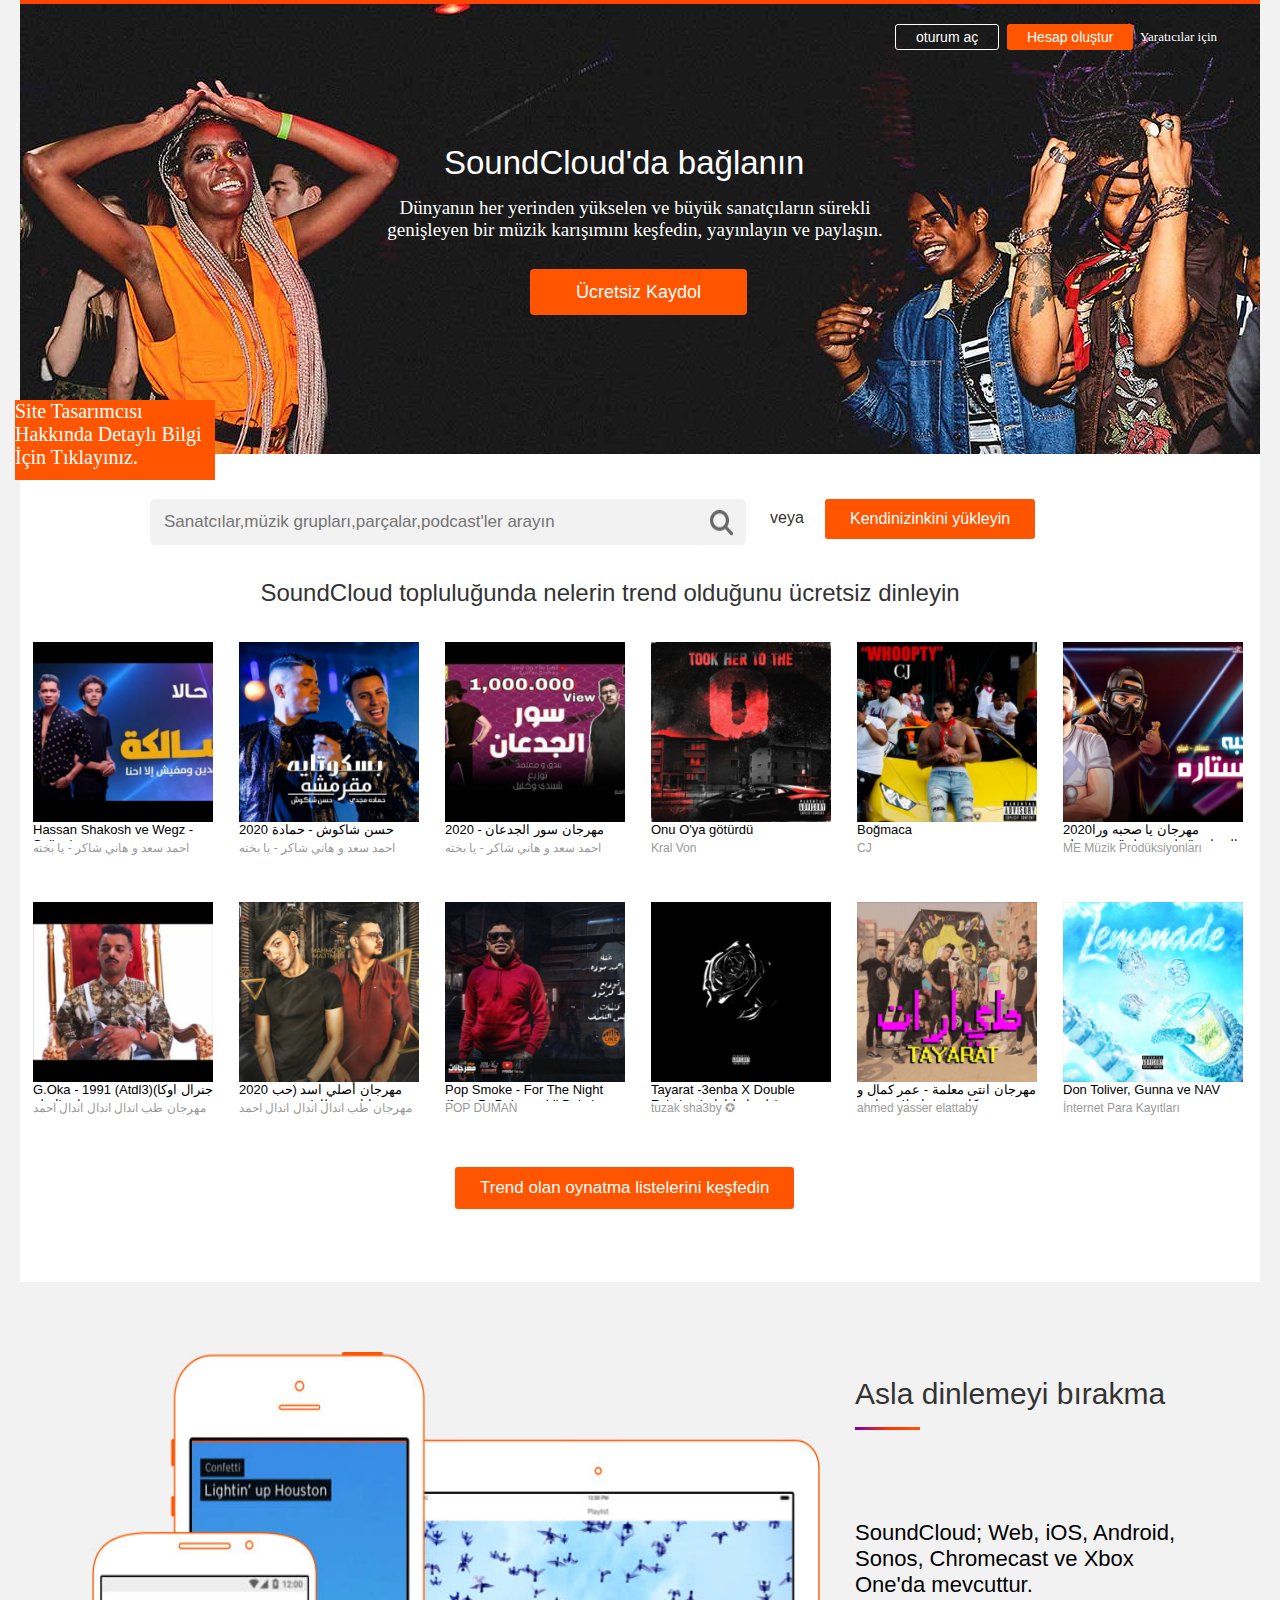
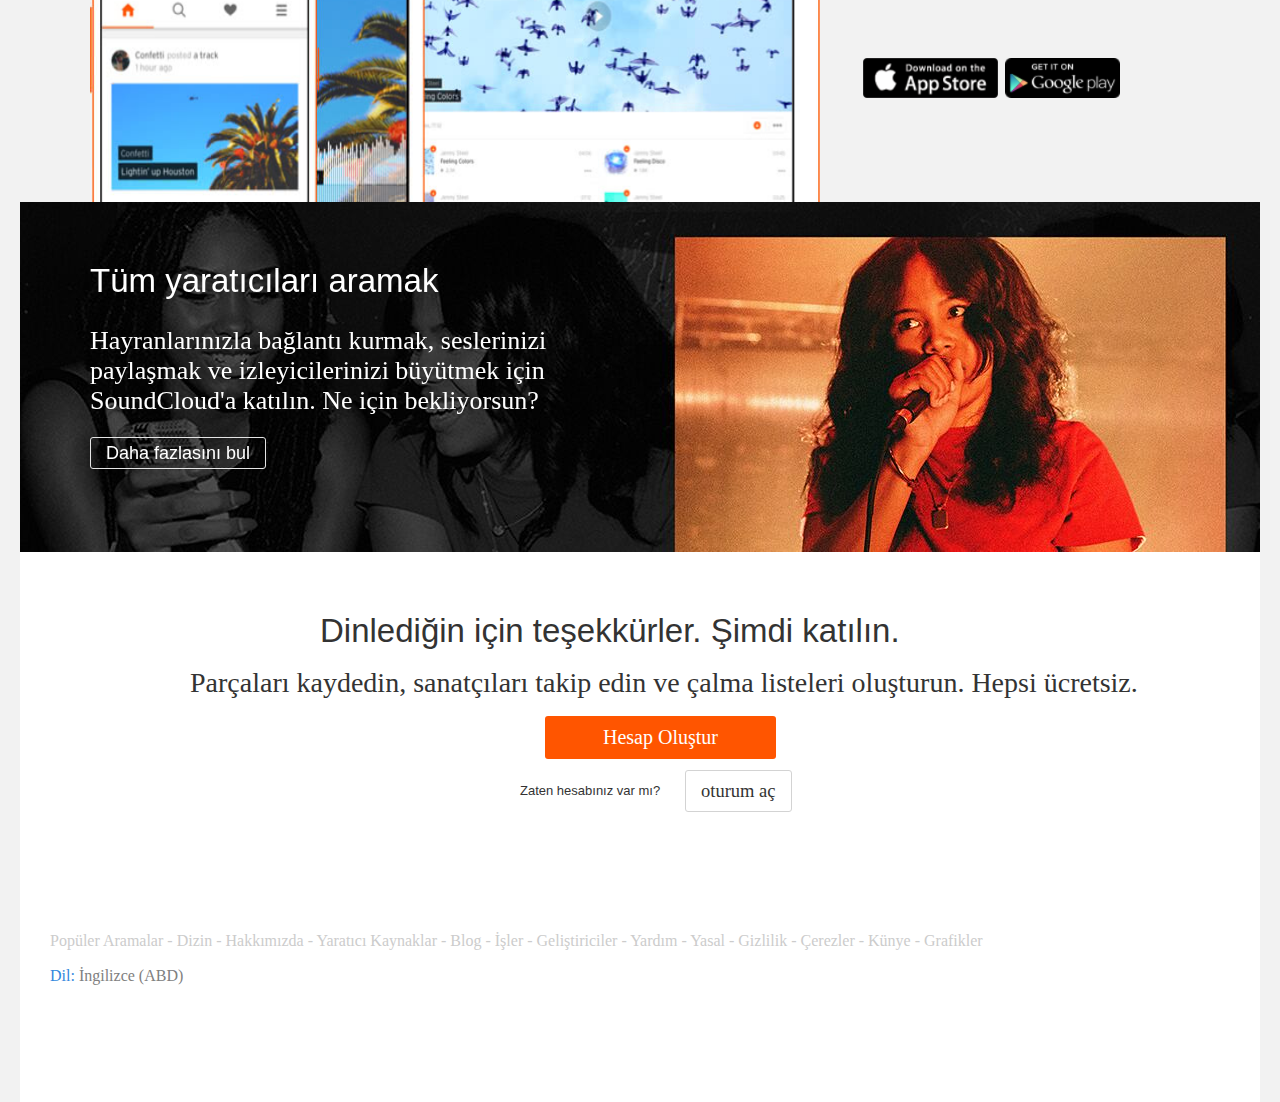
<file: index.html>
<html>

<head>
    <meta charset="utf-8">
    <title>SoundCloud</title>
    <link rel="stylesheet" href="style.css">

</head>


<body>
    <div id="hakkimda">
        <a href="hakkimda.html" target="_blank " id="hakkimdakismi">Site Tasarımcısı Hakkında Detaylı Bilgi İçin Tıklayınız.</a>
    </div>
    <div id="kapsayici">
        <div id=div0>

        </div>
        <div id="div1">
            <h2 id="baslik1">
                SoundCloud'da bağlanın
            </h2>
            <p id="yazi1">
                Dünyanın her yerinden yükselen ve büyük sanatçıların sürekli genişleyen bir müzik karışımını keşfedin, yayınlayın ve paylaşın.
            </p>

            <button type="button" id="Ucretsizkaydol"> Ücretsiz Kaydol</button>
            <button type="button" id="oturumac"> oturum aç </button>
            <button type="button" id="hesapolustur">Hesap oluştur</button>
            <a href="#" id="yaraticilericin">Yaratıcılar için</a>
        </div>
        <div id="div2">
            <input type="text" id="input1" placeholder="Sanatcılar,müzik grupları,parçalar,podcast'ler arayın">
            <button id="arama" type="search" value=""></button>
            <P id="yazi2">veya</P>
            <a href="#" id="kendinizinkiniyukleyin">Kendinizinkini yükleyin</a>
        </div>
        <div id="div3">
            <font id="yazi3">SoundCloud topluluğunda nelerin trend olduğunu ücretsiz dinleyin</font>
        </div>
        <div id="kapsayici2">
            <!--0. yazi-->
            <div class="div4">
                <div id="div4a">

                </div>

                <div class="div4yazi1">
                    <a href="#" class="ayazi1">Hassan Shakosh ve Wegz - Salka | </a>

                </div>


                <div class="div4yazi2">
                    <a href="#" class="ayazi2">احمد سعد و هاني شاكر - يا بخته</a>

                </div>

            </div>



            <!--1. yazi-->
            <div class="div4">
                <div id="div4b">

                </div>
                <div class="div4yazi1">
                    <a href="#" class="ayazi1">
                        <label>2020</label> حسن شاكوش - حمادة مجدى
                    </a>

                </div>


                <div class="div4yazi2">
                    <a href="#" class="ayazi2">احمد سعد و هاني شاكر - يا بخته</a>

                </div>
            </div>



            <!--2. yazi-->
            <div class="div4">
                <div id="div4c">

                </div>
                <div class="div4yazi1">
                    <a href="#" class="ayazi1"><label>2020</label> مهرجان سور الجدعان - بندق و معتمد </a>

                </div>


                <div class="div4yazi2">
                    <a href="#" class="ayazi2">احمد سعد و هاني شاكر - يا بخته</a>

                </div>
            </div>


            <!--3. yazi-->

            <div class="div4">
                <div id="div4d">

                </div>
                <div class="div4yazi1">
                    <a href="#" class="ayazi1"> Onu O'ya götürdü </a>

                </div>


                <div class="div4yazi2">
                    <a href="#" class="ayazi2">Kral Von</a>

                </div>
            </div>

            <!--4. yazi-->


            <div class="div4">
                <div id="div4e">

                </div>
                <div class="div4yazi1">
                    <a href="#" class="ayazi1">Boğmaca</a>

                </div>


                <div class="div4yazi2">
                    <a href="#" class="ayazi2">CJ</a>

                </div>
            </div>
            <!--5. yazi-->

            <div class="div4">
                <div id="div4f">

                </div>
                <div class="div4yazi1">
                    <a href="#" class="ayazi1"><LAbel>2020</LAbel>مهرجان يا صحبه ورا الستاره "فيلو - مسلم" توزيع فيلو </a>

                </div>


                <div class="div4yazi2">
                    <a href="#" class="ayazi2">ME Müzik Prodüksiyonları</a>

                </div>
            </div>

            <!--6. yazi-->


            <div class="div4">
                <div id="div4g">

                </div>
                <div class="div4yazi1">
                    <a href="#" class="ayazi1"><label>G.Oka - 1991 (Atdl3)</label>(جنرال اوكا مهرجان (اتدلع </a>

                </div>


                <div class="div4yazi2">
                    <a href="#" class="ayazi2">مهرجان طب اندال اندال اندال احمد موزه</a>

                </div>
            </div>


            <!--7. yazi-->

            <div class="div4">
                <div id="div4h">

                </div>
                <div class="div4yazi1">
                    <a href="#" class="ayazi1"><label>2020</label> مهرجان أصلي اسد (حب حياتك بتغفلك) حوده بندق و محمود معتمد</a>

                </div>


                <div class="div4yazi2">
                    <a href="#" class="ayazi2">مهرجان طب اندال اندال اندال احمد موزه</a>

                </div>
            </div>


            <!--8. yazi-->

            <div class="div4">
                <div id="div4i">

                </div>
                <div class="div4yazi1">
                    <a href="#" class="ayazi1"> Pop Smoke - For The Night (feat. DaBaby ve Lil Baby) </a>

                </div>


                <div class="div4yazi2">
                    <a href="#" class="ayazi2">POP DUMAN</a>

                </div>
            </div>


            <!--9. yazi-->

            <div class="div4">
                <div id="div4j">

                </div>
                <div class="div4yazi1">
                    <a href="#" class="ayazi1"><label> Tayarat -3enba X Double Zuksh - </label> (طيرنا طيارات) عنبه - والدبل زوكش </a>

                </div>


                <div class="div4yazi2">
                    <a href="#" class="ayazi2">tuzak sha3by ✪</a>

                </div>
            </div>



            <!--10. yazi-->
            <div class="div4">
                <div id="div4k">

                </div>
                <div class="div4yazi1">
                    <a href="#" class="ayazi1">مهرجان انتى معلمة - عمر كمال و حمو بيكا - توزيع اسلام ساسو</a>

                </div>


                <div class="div4yazi2">
                    <a href="#" class="ayazi2">ahmed yasser elattaby</a>

                </div>
            </div>



            <!--11. yazi-->
            <div class="div4">
                <div id="div4l">

                </div>
                <div class="div4yazi1">
                    <a href="#" class="ayazi1">Don Toliver, Gunna ve NAV </a>

                </div>


                <div class="div4yazi2">
                    <a href="#" class="ayazi2">İnternet Para Kayıtları</a>

                </div>
            </div>
            <a href="#" id="trendolan"> Trend olan oynatma listelerini keşfedin</a>
        </div>


        <div id="div5">
            <div id="div5a"></div>
            <div id="div5b">
                <h2 id="div5ayazi1">Asla dinlemeyi bırakma</h2>
                <div id="div5b1"></div>
            </div>
            <p id="div5c">SoundCloud; Web, iOS, Android, Sonos, Chromecast ve Xbox One'da mevcuttur.</p>

            <div id="div5d">
                <div id="div5d1"></div>
            </div>
            <div id="div5d2"></div>
        </div>


        <div id="div6">
            <div id="div6a">
                <div>
                    <font id="div6a1font">Tüm yaratıcıları aramak</font>
                </div>
                <p id="div6b">Hayranlarınızla bağlantı kurmak, seslerinizi paylaşmak ve izleyicilerinizi büyütmek için SoundCloud'a katılın. Ne için bekliyorsun?</p>
                <div id="div6a2">
                    <a href="#" id="div6a2a">Daha fazlasını bul</a>

                </div>
            </div>


        </div>

        <div id="div7">
            <div id="div7a">
                     <font id="div7a1font">Dinlediğin için teşekkürler. Şimdi katılın.</font> 
            </div>
            <p id="div7a1">Parçaları kaydedin, sanatçıları takip edin ve çalma listeleri oluşturun. Hepsi ücretsiz.</p>
            <div>
                     <a href="#" id="div7a2">Hesap Oluştur</a> 
            </div>
            <div id="div7a3">Zaten hesabınız var mı?
            </div>
            <div>
                     <a href="#" id="div7a4">oturum aç</a> 
            </div>
        </div>
        <div id="div8"> 
            <div id=div8a>
             <a href="#" class="div8a1">Popüler Aramalar</a> 
             <font class="div8b1">  - </font> 
             <a href="#" class="div8a1">Dizin</a>
             <font class="div8b1">  - </font> 
             <a href="#" class="div8a1">Hakkımızda</a>
             <font class="div8b1">  - </font> 
             <a href="#" class="div8a1">Yaratıcı Kaynaklar</a>
             <font class="div8b1">  - </font> 
             <a href="#" class="div8a1">Blog</a>
             <font class="div8b1">  - </font> 
             <a href="#" class="div8a1">İşler</a>
             <font class="div8b1">  - </font> 
             <a href="#" class="div8a1">Geliştiriciler</a>
             <font class="div8b1">  - </font> 
             <a href="#" class="div8a1">Yardım</a>
             <font class="div8b1">  - </font> 
             <a href="#" class="div8a1">Yasal</a>
             <font class="div8b1">  - </font> 
             <a href="#" class="div8a1">Gizlilik</a>
             <font class="div8b1">  - </font> 
             <a href="#" class="div8a1">Çerezler</a>
             <font class="div8b1">  - </font> 
             <a href="#" class="div8a1">Künye</a>
             <font class="div8b1">  - </font> 
             <a href="#" class="div8a1">Grafikler</a>
             </div>
             <div id=div8c>
             <a href="#" class="div8c1">Dil:</a>
             <font id="div8d"> İngilizce (ABD) </font> 
             </div>
        </div>
    </div>
</body>
</html>
</file>
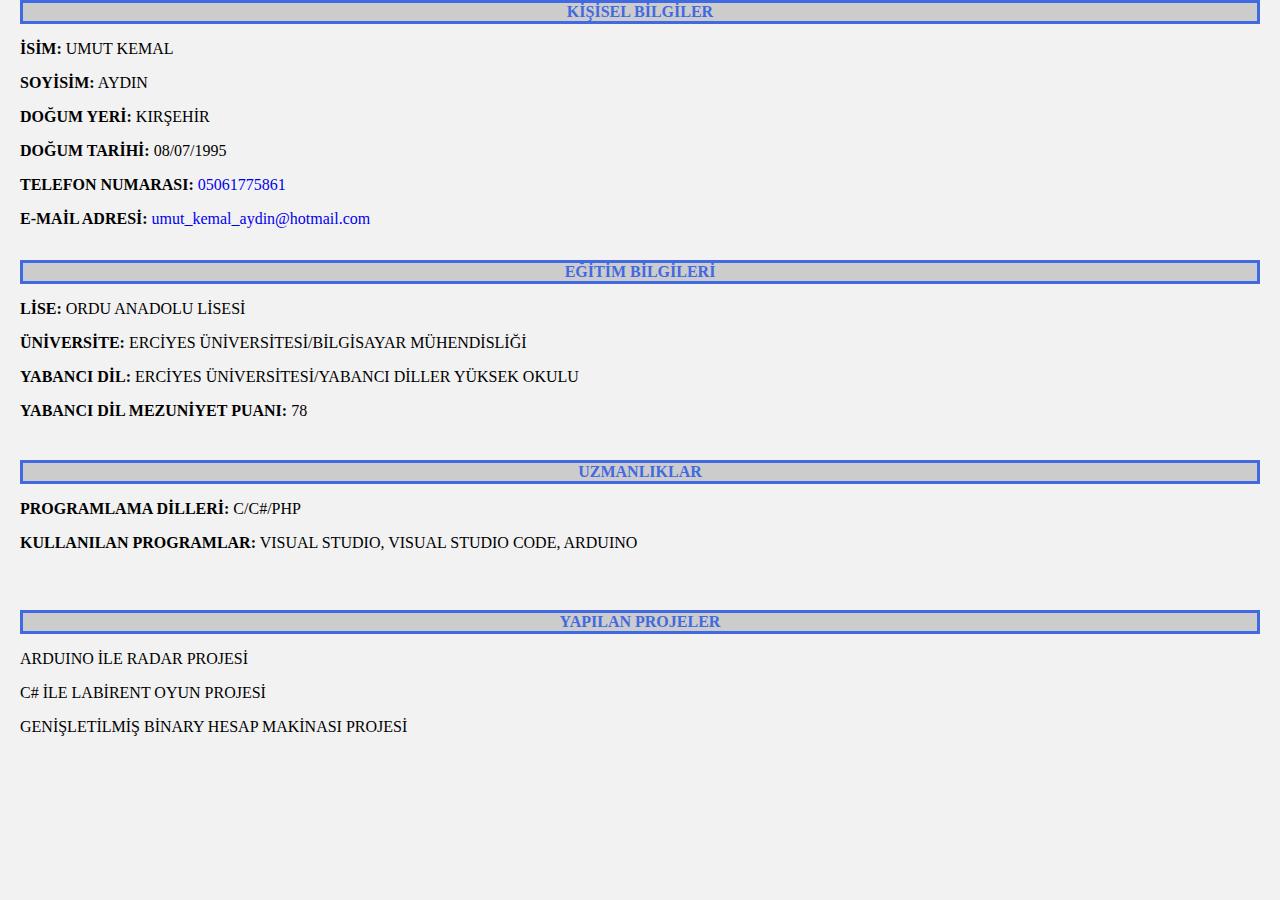
<file: hakkimda.html>
<html>
<head>
    <meta charset="utf-8">
    <title>HakkımdaKısmı</title>
    <link rel="stylesheet" href="style.css">

</head>
<body>
    <div id="divgrup1">
        <div class="kutular">
            KİŞİSEL BİLGİLER
        </div>
        <p><b>İSİM:</b> UMUT KEMAL </p> 
        <p><b>SOYİSİM:</b> AYDIN</p> 
        <p><b>DOĞUM YERİ:</b> KIRŞEHİR</p>
        <p><b>DOĞUM TARİHİ:</b> 08/07/1995</p>
        <p><b>TELEFON NUMARASI:</b> <a href="tel:05061775861" style="text-decoration: none;">05061775861</a> </p>
        <p><b>E-MAİL ADRESİ:</b> <a href="mailto:umut_kemal_aydin@hotmail.com" style="text-decoration: none;">umut_kemal_aydin@hotmail.com</a></p>
    </div>
    <div id="divgrup2">
        <div class="kutular">
            EĞİTİM BİLGİLERİ
        </div>
        <p><b>LİSE:</b> ORDU ANADOLU LİSESİ </p> 
        <p><b>ÜNİVERSİTE:</b> ERCİYES ÜNİVERSİTESİ/BİLGİSAYAR MÜHENDİSLİĞİ</p> 
        <p><b>YABANCI DİL:</b> ERCİYES ÜNİVERSİTESİ/YABANCI DİLLER YÜKSEK OKULU</p>
        <p><b>YABANCI DİL MEZUNİYET PUANI:</b> 78</p>
    </div>
    <div id="divgrup3">
        <div class="kutular">
            UZMANLIKLAR
        </div>
        <p><b>PROGRAMLAMA DİLLERİ:</b> C/C#/PHP </p> 
        <p><b>KULLANILAN PROGRAMLAR:</b> VISUAL STUDIO, VISUAL STUDIO CODE, ARDUINO</p> 
    </div>
    <div id="divgrup4">
        <div class="kutular">
            YAPILAN PROJELER
        </div>
        <p>ARDUINO İLE RADAR PROJESİ </p> 
        <p>C# İLE LABİRENT OYUN PROJESİ </p>
        <p>GENİŞLETİLMİŞ BİNARY HESAP MAKİNASI PROJESİ </p>   
    </div>
   
</body>
</html>
</file>
<file: style.css>
body {
  background-color: rgb(242, 242, 242);
  margin: 0px;
}
#hakkimda {
  height: 80px;
  width: 200px;
  position: fixed;
  margin-top: 400px;
  margin-left: 15px;
  background-color: #f50;
}
#hakkimdakismi{
  text-decoration: none;
  font-size: 20px;
  color: #fff;
  font-weight: normal;
}

#yaraticilericin2 {
  text-decoration: none;
  color: black;
  font: 13px/1.4 Lucida Grande, Lucida Sans Unicode, Lucida;
}
#kapsayici {
  width: 1240px;
  height: 2535px;
  margin: auto;
  background-color: white;
}
#div0{
  height: 4px;
  background-color: orangered;
}
#div1 {
  height: 450px;
  width: 1240px;
  background-image: url("1a.jpg");
}
#baslik1 {
  color: white;
  margin: 0;
  position: absolute;
  margin-top: 140px;
  margin-left: 424px;
  text-align: center;
  font-size: 33px;
  font-style: inherit;
  font-weight: 80;
  font-family: Interstate, Lucida Grande, Lucida Sans Unicode, Lucida Sans,
    Garuda, Verdana, Tahoma, sans-serif;
}
#yazi1 {
  position: absolute;
  margin: 0;
  color: white;
  font-size: 19px;
  text-align: center;
  margin-top: 193px;
  max-width: 530px;
  text-align: center;
  margin-left: 350px;
  font-weight: 100;
}
#Ucretsizkaydol {
  position: absolute;
  margin-top: 265px;
  margin-left: 510px;
  background-color: #f50;
  color: #fff;
  font-size: 18px;
  height: 46px;
  line-height: 46px;
  border-style: none;
  padding: 0 46px;
  border-radius: 4px;
  cursor: pointer;
  text-shadow: none;
  white-space: nowrap;
  text-align: center;
}
#oturumac {
  position: absolute;
  background: transparent;
  font-size: 14px;
  color: white;
  border: 1px solid white;
  border-radius: 3px;
  cursor: pointer;
  margin-left: 875px;
  margin-top: 20px;
  padding: 4px 20px;
  text-align: center;
}
#hesapolustur {
  background-color: #f50;
  color: white;
  text-align: center;
  cursor: pointer;
  position: absolute;
  font-size: 14px;
  border-style: none;
  margin-top: 20px;
  padding: 5px 20px;
  margin-left: 987px;
  border-radius: 3px;
}
#yaraticilericin {
  position: absolute;
  text-decoration: none;
  color: white;
  margin-left: 1120px;
  margin-top: 24px;
  font: 13px/1.4 Lucida Grande, Lucida Sans Unicode, Lucida;
}
#div2 {
  height: 100px;
  width: 1180px;
  background-color: white;
  margin: auto;
}
#input1 {
  position: absolute;
  padding: 6px;
  width: 556px;
  border: none;
  margin-right: 16px;
  font-size: 17px;
  background-color: rgb(242, 242, 242);
  margin-left: 100px;
  height: 46px;
  border-radius: 5px;
  margin-top: 45px;
  padding-left: 14px;
}
#arama {
  position: absolute;
  font-size: 60px;
  height: 46px;
  width: 46px;
  background-image: url(arama.png);
  background-size: 46px 46px;
  border-style: none;
  margin-top: 45px;
  margin-left: 650px;
  border-radius: 5px;
}
#yazi2 {
  position: absolute;
  font-size: 16px;
  font-family: "Lucida Grande", "Lucida Sans Unicode", "Lucida Sans", Garuda,
    Verdana, Tahoma, sans-serif;
  margin-left: 720px;
  margin-top: 55px;
  color: #333;
}
#kendinizinkiniyukleyin {
  text-decoration: none;
  position: absolute;
  background-color: rgb(255, 85, 0);
  color: white;
  margin-top: 45px;
  margin-left: 775px;
  text-align: center;
  padding: 11px 25px;
  font-family: Interstate, "Lucida Grande", "Lucida Sans Unicode", "Lucida Sans",
    Garuda, Verdana, Tahoma, sans-serif;
  border-radius: 3px;
}
#div3 {
  height: 53px;
  width: 1180px;
  margin-top: 25px;
  text-align: center;
}
#yazi3 {
  color: rgb(51, 51, 51);
  font-size: 24px;
  font-family: Interstate, "Lucida Grande", "Lucida Sans Unicode", "Lucida Sans",
    Garuda, Verdana, Tahoma, sans-serif;
  font-stretch: 100%;
  font-weight: 400;
}
#kapsayici2 {
  height: 650px;
  width: 1240px;
}
.div4 {
  height: 240px;
  width: 180px;
  float: left;
  margin: 10px 13px;
}
#div4a {
  width: 180px;
  height: 180px;
  background-image: url(foto1.png);
  background-size: 180px 180px;
}
#div4b {
  width: 180px;
  height: 180px;
  background-image: url(foto2.png);
  background-size: 180px 180px;
}
#div4c {
  width: 180px;
  height: 180px;
  background-image: url(foto3.png);
  background-size: 180px 180px;
}
#div4d {
  width: 180px;
  height: 180px;
  background-image: url(foto4.png);
  background-size: 180px 180px;
}
#div4e {
  width: 180px;
  height: 180px;
  background-image: url(foto5.png);
  background-size: 180px 180px;
}
#div4f {
  width: 180px;
  height: 180px;
  background-image: url(foto6.png);
  background-size: 180px 180px;
}
#div4g {
  width: 180px;
  height: 180px;
  background-image: url(foto7.png);
  background-size: 180px 180px;
}
#div4h {
  width: 180px;
  height: 180px;
  background-image: url(foto8.png);
  background-size: 180px 180px;
}
#div4i {
  width: 180px;
  height: 180px;
  background-image: url(foto9.png);
  background-size: 180px 180px;
}
#div4j {
  width: 180px;
  height: 180px;
  background-image: url(foto10.png);
  background-size: 180px 180px;
}
#div4k {
  width: 180px;
  height: 180px;
  background-image: url(foto11.png);
  background-size: 180px 180px;
}
#div4l {
  width: 180px;
  height: 180px;
  background-image: url(foto12.png);
  background-size: 180px 180px;
}
.div4yazi1 {
  width: 180px;
  height: 19px;
  overflow: hidden;
}
.div4yazi2 {
  width: 180px;
  height: 17px;
  overflow: hidden;
}
.ayazi1 {
  text-decoration: none;
  color: #000;
  font-family: Interstate, Lucida Grande, Lucida Sans Unicode, Lucida Sans,
    Garuda, Verdana, Tahoma, sans-serif;
  font-size: 13px;
  font-weight: 100;
}
.ayazi2 {
  text-decoration: none;
  color: #999;
  font-family: Interstate, Lucida Grande, Lucida Sans Unicode, Lucida Sans,
    Garuda, Verdana, Tahoma, sans-serif;
  font-size: 12px;
}
.ayazi2:hover {
  text-decoration: none;
  color: black;
  font-family: Interstate, Lucida Grande, Lucida Sans Unicode, Lucida Sans,
    Garuda, Verdana, Tahoma, sans-serif;
  font-size: 12px;
}
#trendolan {
  font-size: 17px;
  display: block;
  text-decoration: none;
  margin-top: 535px;
  margin-left: 435px;
  position: absolute;
  background-color: rgb(255, 85, 0);
  color: white;
  text-align: center;
  padding: 11px 25px;
  font-family: Interstate, "Lucida Grande", "Lucida Sans Unicode", "Lucida Sans",
    Garuda, Verdana, Tahoma, sans-serif;
  border-radius: 3px;
}
#div5 {
  padding-top: 70px;
  width: 1240px;
  height: 450px;
  background-color: rgb(242, 242, 242);
}
#div5a {
  height: 450px;
  width: 730px;
  margin-left: 70px;
  background-size: 730px 450px;
  background-image: url(mobilfoto.jpg);
  float: left;
}
#div5b {
  margin-left: 835px;
  height: 103px;
  width: 325px;
}
#div5ayazi1 {
  font-family: Interstate, Lucida Grande, Lucida Sans Unicode, Lucida Sans,
    Garuda, Verdana, Tahoma, sans-serif;
  font-size: 30px;
  color: rgb(51, 51, 51);
  font-weight: 100;
  max-width: 600px;
}
#div5b1 {
  margin-top: -9px;
  height: 3px;
  width: 65px;
  background-image: linear-gradient(90deg, #7d01a1, #f30 50%, #f50);
}
#div5c {
  font-family: Interstate, Lucida Grande, Lucida Sans Unicode, Lucida Sans,
  Garuda, Verdana, Tahoma, sans-serif;
  font-size: 22px;
  display: block;
  padding-left: 835px;
  max-width: 332px;
  margin-top: 40px;
}
#div5d {
  padding: 0;
  margin-top: 60px;
  height: 60px;
  width: 350px;
  margin-left: 835px;
}
#div5d1 {
  height: 40px;
  width: 135px;
  margin-left: 8px;
  background-size: 135px 40px;
  background-image: url(appstore.png);
  border-radius: 4px;
}
#div5d2 {
  margin-top: -60px;
  margin-left: 185px;
  height: 40px;
  width: 115px;
  float: left;
  border-radius: 4px;
  background-size: 115px 40px;
  background-image: url(googleplay.png);
}
#div6 {
  width: 1240px;
  height: 350px;
  background-image: url(div5.jpg);
}
#div6a {
  position: absolute;
  margin-left: 70px;
  margin-top: 60px;
  width: 520px;
  height: 230px;
}
#div6a1font {
  color: white;
  font-size: 33px;
  font-family: Interstate, Lucida Grande, Lucida Sans Unicode, Lucida Sans,
    Garuda, Verdana, Tahoma, sans-serif;
}
#div6b {
  position: absolute;
  color: white;
  max-width: 520px;
  font-size: 26px;
  font-style: normal;
}
#div6a2 {
  position: absolute;
  margin-top: 143px;
}
#div6a2a {
  color: white;
  font-size: 18px;
  font-family: Interstate, Lucida Grande, Lucida Sans Unicode, Lucida Sans,
    Garuda, Verdana, Tahoma, sans-serif;
  text-decoration: none;
  border-style: solid;
  border-radius: 3px;
  border-color: rgb(229, 229, 229);
  padding: 5px 15px;
  border-width: 1px;
}
#div7 {
  position: absolute;
  margin: auto;
  width: 1240px;
  height: 350px;
  background-color: white;
}
#div7a {
  position: absolute;
  margin-top: 60px;
  width: 1240px;
}
#div7a1font {
  font-size: 33px;
  margin-left: 300px;
  font-family: Interstate, Lucida Grande, Lucida Sans Unicode, Lucida Sans,
    Garuda, Verdana, Tahoma, sans-serif;
  color: #333; 
}
#div7a1 {
  position: absolute;
  font-size: 28px;
  font-style: normal;
  margin-left:170px;
  margin-top:115px;
  color: #333;
}
#div7a2{
  position: absolute;
  margin-left: 525px;
  margin-top: 164px;
  background-color: rgb(255, 85, 0);
  text-align: center;
  color: white;
  text-decoration: none;
  border-radius: 3px;
  padding: 10px 58px;
  font-size: 20px;
}
#div7a3{
  position: absolute;
  margin-left: 500px;
  margin-top: 230px;
  font: 13px/1.4 Lucida Grande,Lucida Sans Unicode,Lucida Sans,Garuda,Verdana,Tahoma,sans-serif;
  color: #333;
}
#div7a4{
  position: absolute;
  text-decoration: none;
  font-weight: lighter;
  padding: 10px 15px;
  margin-left: 665px;
  margin-top: 218px;
  border-radius: 3px;
  border: 0.1px solid lightgray;
  font-size: 18.5px;
  height: 20px;
  color: #333;
}
#div8{
  margin-top: 350px;
  width: 1240px;
  height: 200px;
  background-color: white;
}
#div8a{
  position: absolute;
  margin: auto;
  margin-top:30px;
  margin-left: 30px;
}
.div8a1{
  text-decoration: none;
  color: #ccc;
}
.div8a1:hover{
  text-decoration: none;
  color: gray;
}
.div8b1{
  color: #ccc;
}
#div8c{
  position: absolute;
  margin-top:65px;
  margin-left: 30px;
}
.div8c1{
  text-decoration: none;
  color:#38d;
}
.div8c1:hover{
  text-decoration: none;
  color:gray;
}
#div8d{
  color:gray;
}
/*HAKKIMDA KISMI İÇİN KODLAR*/
/*HAKKIMDA KISMI İÇİN KODLAR*/
/*HAKKIMDA KISMI İÇİN KODLAR*/
.kutular{
  border: solid;
  background-color:#ccc;
  text-align: center;
  font-weight: bolder;
  color: royalblue;
}
#divgrup1{
  width: 1240px;
  height: 260px;
  margin:auto;
}
#divgrup2{
  width: 1240px;
  height: 200PX;
  margin:auto;
}
#divgrup3{
  width: 1240px;
  height: 150PX;
  margin:auto;
}
#divgrup4{
  width: 1240px;
  height: 150PX;
  margin:auto;
}
</file>
